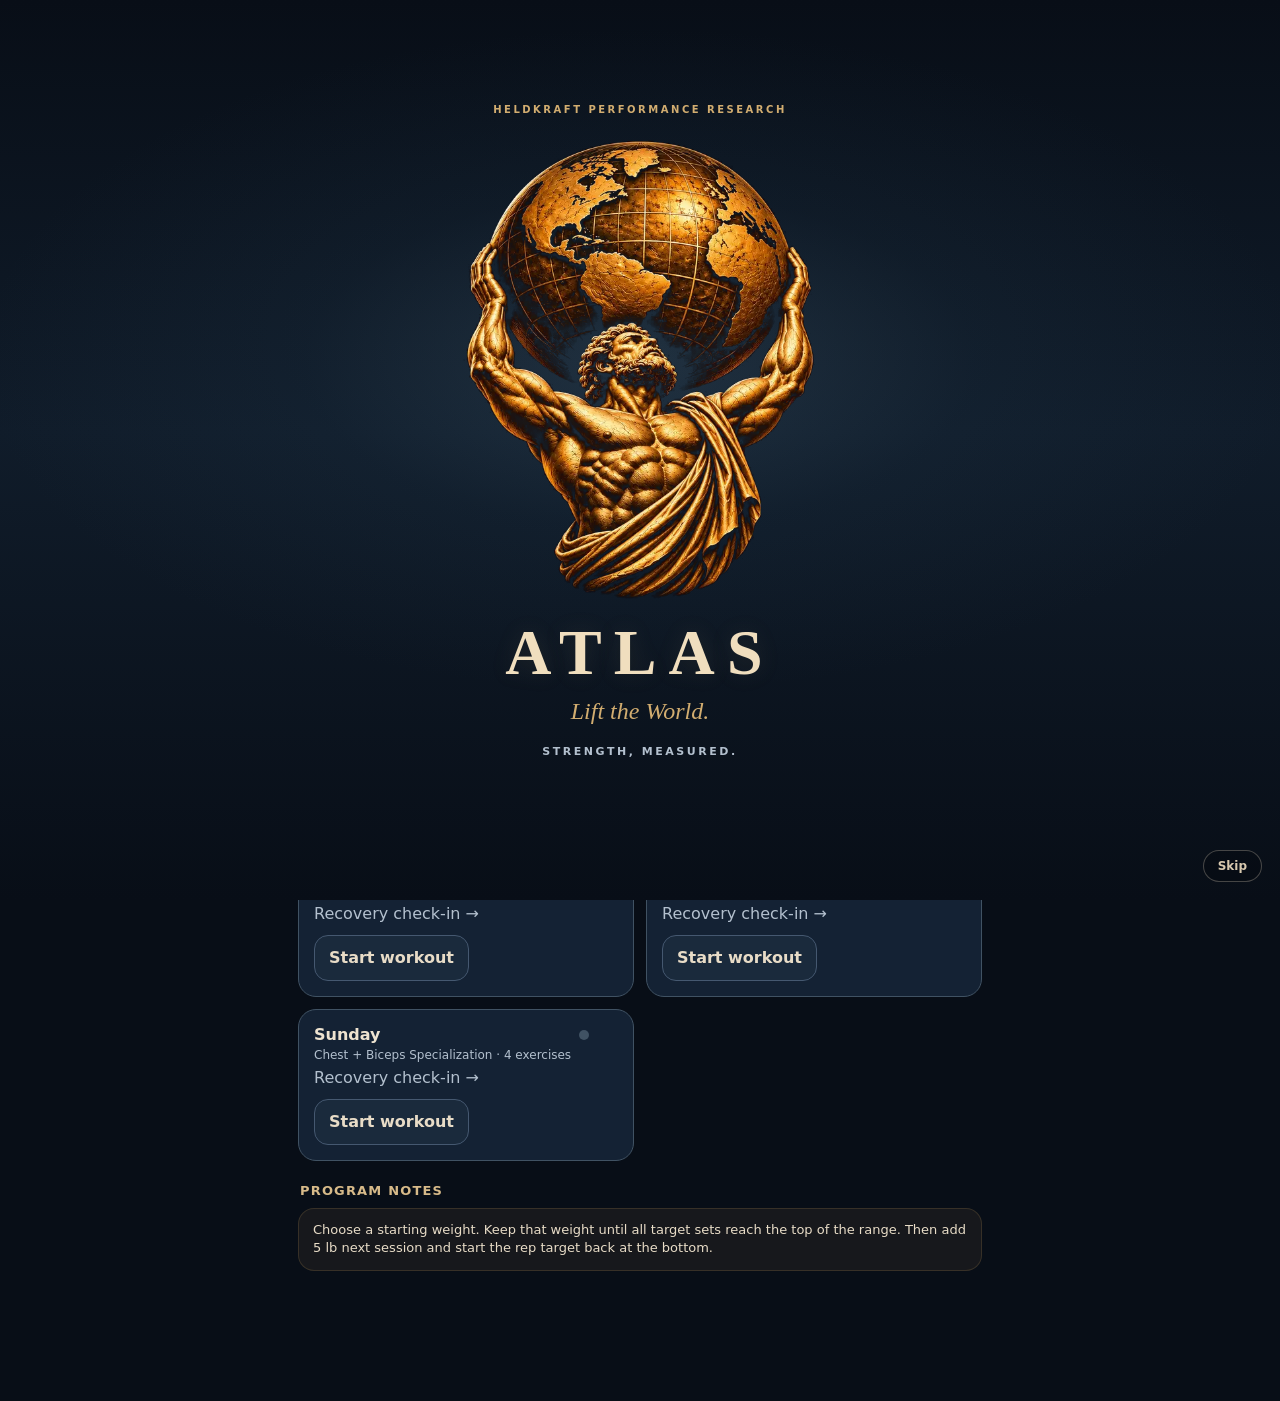
<file: index.html>
<!doctype html>
<html lang="en">
<head>
  <meta charset="utf-8">
  <meta name="viewport" content="width=device-width, initial-scale=1, viewport-fit=cover">
  <meta name="theme-color" content="#080E17">
  <meta name="apple-mobile-web-app-capable" content="yes">
  <meta name="apple-mobile-web-app-status-bar-style" content="black-translucent">
  <meta name="apple-mobile-web-app-title" content="Atlas">
  <link rel="manifest" href="manifest.json?v=identity4">
  <link rel="apple-touch-icon" sizes="180x180" href="icons/apple-touch-icon.png?v=icons4">
  <link rel="icon" type="image/png" sizes="192x192" href="icons/icon-192.png?v=icons4">
  <link rel="stylesheet" href="styles.css?v=header-icons1">
  <title>Atlas · Heldkraft Performance Research</title>
  <style id="heldkraft-launch-style">
  /* Heldkraft launch sequence — uses the approved local icon artwork, not a replacement image. */
  .hk-launch{position:fixed;inset:0;z-index:10000;min-height:100vh;min-height:100dvh;background:radial-gradient(ellipse 70% 44% at 50% 38%,rgba(197,154,89,.14),transparent 80%),#151B23;color:#E8DCC7;display:flex;align-items:center;justify-content:center;padding:calc(36px + env(safe-area-inset-top)) 18px calc(54px + env(safe-area-inset-bottom));text-align:center;isolation:isolate;opacity:1;visibility:visible;transition:opacity .45s ease,visibility .45s ease}
  .hk-launch--leaving{opacity:0;visibility:hidden;pointer-events:none}
  .hk-launch-inner{width:100%;max-width:560px;margin:auto;transform:translateY(-1vh)}
  .hk-launch-studio{font:800 10px/1.45 Inter,system-ui,sans-serif;letter-spacing:.25em;color:#D6AF74;margin-bottom:14px}
  .hk-launch-art{width:min(84vw,340px);height:min(67vw,260px);max-height:260px;overflow:hidden;margin:0 auto 8px;position:relative}
  .hk-launch-art img{display:block;width:100%;height:auto;mix-blend-mode:screen;filter:brightness(1.06) saturate(.94);clip-path:inset(0 0 38% 0);-webkit-mask-image:radial-gradient(ellipse 43% 38% at 50% 30%,#000 37%,rgba(0,0,0,.88) 60%,transparent 98%);mask-image:radial-gradient(ellipse 43% 38% at 50% 30%,#000 37%,rgba(0,0,0,.88) 60%,transparent 98%)}
  .hk-launch-title{font:700 clamp(43px, 11.5vw, 64px)/1.05 Georgia,'Times New Roman',serif;letter-spacing:.19em;margin:0 0 9px;color:#F0DCB7;text-shadow:0 0 27px rgba(210,157,83,.11)}
  .hk-launch-tagline{font:italic 24px/1.35 Georgia,'Times New Roman',serif;color:#E5B977;margin:0 0 17px}
  .hk-launch-subtitle{font:700 11px/1.5 Inter,system-ui,sans-serif;letter-spacing:.23em;text-transform:uppercase;color:#BFC4C4;margin:0}
  .hk-launch-skip{position:absolute;right:18px;bottom:calc(18px + env(safe-area-inset-bottom));border:1px solid rgba(232,220,199,.28);border-radius:24px;padding:8px 14px;font:600 12px Inter,system-ui,sans-serif;color:#D8C9AF;background:rgba(0,0,0,.14);cursor:pointer}
  .hk-launch-skip:focus-visible{outline:2px solid #E5B977;outline-offset:3px}
  @media(max-width:380px){.hk-launch-studio{font-size:8px;letter-spacing:.2em}.hk-launch-art{width:min(87vw,300px);height:min(68vw,242px)}.hk-launch-tagline{font-size:21px}.hk-launch-subtitle{font-size:10px}}
  @media(prefers-reduced-motion:reduce){.hk-launch{transition:none}}
  
  
  /* Borderless splash art revision: use the uploaded full-resolution Atlas / golden apple, not the framed Home Screen icon. */
  .hk-launch{background:#080E17}
  .hk-launch-inner{transform:translateY(-1vh)}
  .hk-launch-art{width:min(94vw,460px);height:min(56vh,475px);height:min(56dvh,475px);max-height:none;overflow:visible;margin:0 auto 12px}
  .hk-launch-art img{display:block;width:100%;height:100%;object-fit:contain;object-position:center center;clip-path:none;mix-blend-mode:normal;filter:none;-webkit-mask-image:none;mask-image:none}
  @media(max-height:700px){.hk-launch-art{height:min(49vh,365px);height:min(49dvh,365px)}.hk-launch-studio{margin-bottom:9px}}
  @media(max-height:600px){.hk-launch-art{height:min(42vh,310px);height:min(42dvh,310px)}}
  
  
  /* Coordinated launch treatment: retain approved borderless sculpture. */
  .hk-launch{background:radial-gradient(ellipse 58% 41% at 50% 37%,rgba(16,34,56,.35),transparent 87%),#000}
  .hk-launch-art img{mix-blend-mode:screen}
  .hk-launch-title{color:#F0DEBE}
  .hk-launch-studio,.hk-launch-tagline{color:#D2AD70}
  .hk-launch-subtitle{color:#B3C0CE}
  .hk-launch-skip:focus-visible{outline-color:#D2AD70}

  /* Cohesive launch refinement: match Atlas app surfaces, with a faint steel-blue light. */
  .hk-launch{
    background:
      radial-gradient(ellipse 67% 48% at 50% 40%,rgba(99,136,158,.21) 0%,rgba(42,71,93,.12) 39%,rgba(8,14,23,0) 77%),
      linear-gradient(180deg,#080E17 0%,#101C2A 48%,#080E17 100%);
    color:#EEE3D0;
  }
  .hk-launch-art img{mix-blend-mode:normal;filter:none}
  .hk-launch-title{color:#F0DEBE;text-shadow:0 0 24px rgba(210,173,112,.12)}
  .hk-launch-studio,.hk-launch-tagline{color:#D2AD70}
  .hk-launch-subtitle{color:#B3C0CE}

  </style>
  <link rel="preload" href="./icons/atlas-launch-cutout.png?v=alpha1" as="image" type="image/png">
</head>
<body>
  <section class="hk-launch hk-launch--atlas" id="hkLaunchSplash" role="status" aria-label="ATLAS launching">
    <div class="hk-launch-inner">
      <div class="hk-launch-studio">HELDKRAFT PERFORMANCE RESEARCH</div>
      <div class="hk-launch-art" aria-hidden="true"><img src="./icons/atlas-launch-cutout.png?v=alpha1" alt="" fetchpriority="high"></div>
      <h2 class="hk-launch-title">ATLAS</h2>
      <p class="hk-launch-tagline">Lift the World.</p>
      <p class="hk-launch-subtitle">Strength, Measured.</p>
    </div>
    <button class="hk-launch-skip" type="button" id="hkLaunchSkip" aria-label="Skip launch screen">Skip</button>
  </section>
  <script>
  (function(){
    'use strict';
    const splash=document.getElementById('hkLaunchSplash');
    const skip=document.getElementById('hkLaunchSkip');
    if(!splash)return;
    let dismissed=false;
    let timer;
    function dismiss(){
      if(dismissed)return;
      dismissed=true;
      splash.classList.add('hk-launch--leaving');
      const reduce=window.matchMedia&&window.matchMedia('(prefers-reduced-motion: reduce)').matches;
      window.setTimeout(function(){splash.remove();},reduce?0:490);
    }
    if(skip)skip.addEventListener('click',function(){window.clearTimeout(timer);dismiss();},{once:true});
    timer=window.setTimeout(dismiss,2250);
  })();
  </script>

  <header class="app-header">
    <div class="atlas-brand">
      <img class="header-emblem" src="./icons/atlas-launch-cutout.png" width="48" height="48" alt="">
      <div>
      <div class="eyebrow">HELDKRAFT PERFORMANCE RESEARCH</div>
      <h1>ATLAS <span class="header-program">/ Barbarian Bulk</span></h1>
      </div>
    </div>
    <button class="icon-btn" id="menuBtn" aria-label="Open menu">☰</button>
  </header>

  <main id="app" class="app-shell"></main>

  <nav class="bottom-nav atlas-four-tabs" aria-label="Main navigation">
    <button data-route="home" class="nav-btn active"><svg aria-hidden="true" viewBox="0 0 24 24"><path d="M6 7v10M3 9v6M18 7v10M21 9v6M6 12h12"/></svg><small>Workout</small></button>
    <button data-route="exercises" class="nav-btn"><svg aria-hidden="true" viewBox="0 0 24 24"><path d="M12 6c-3-2-6-2-9-1v13c3-1 6-1 9 1m0-13c3-2 6-2 9-1v13c-3-1-6-1-9 1m0-13v13"/></svg><small>Exercises</small></button>
    <button data-route="volume" class="nav-btn"><svg aria-hidden="true" viewBox="0 0 24 24"><path d="M5 19V12m5 7V6m5 13V9m5 10V3"/></svg><small>Volume</small></button>
    <button data-route="progress" class="nav-btn"><svg aria-hidden="true" viewBox="0 0 24 24"><path d="m3 17 6-6 4 3 8-9M15 5h6v6"/></svg><small>Progress</small></button>
  </nav>

  <dialog id="menuDialog" class="menu-dialog">
    <button class="menu-item" data-action="route-progress">📈 Progress</button>
    <button class="menu-item" data-action="route-plates">🧮 Plate Counter</button>
    <button class="menu-item" data-action="route-cardio">🏃 Cardio</button>
    <button class="menu-item" data-action="route-notes">📝 Notes</button>
    <button class="menu-item" data-action="route-library">⚔️ Program Library</button>
    <button class="menu-item" data-action="route-artwork">🖼️ Exercise Gallery</button>
    <button class="menu-item" data-action="route-program">🛠️ Program Editor</button>
    <button class="menu-item" data-action="route-settings">⚙️ Settings</button>
    <a class="menu-item atlas-external-menu" href="./hesperides/">🍏 Open Hesperides ↗</a>
    <button class="menu-item" data-action="export-macros">📂 Export legacy macros</button>
    <button class="menu-item" data-action="route-macros">🗄️ Legacy macro history</button>
    <hr class="menu-separator">
    <button class="menu-item" data-action="export">Export backup</button>
    <label class="menu-item file-item">Import backup<input id="importInput" type="file" accept="application/json" hidden></label>
    <button class="menu-item danger" data-action="reset">Reset all local data</button>
    <button class="menu-item" data-action="close">Close</button>
  </dialog>

  <dialog id="plateDialog" class="menu-dialog plate-dialog"></dialog>
  <dialog id="exerciseDetailDialog" class="menu-dialog atlas-detail-dialog"></dialog>
  <dialog id="noteDialog" class="menu-dialog note-dialog"></dialog>
  <div id="toast" class="toast" role="status" aria-live="polite"></div>
  <div id="restTimerDock" class="rest-dock" aria-live="polite"></div>

  <script src="nutrition.js?v=37.1"></script>
  <script src="cardio.js?v=37.1"></script>
  <script src="rest-timer.js?v=37.1"></script>
  <script src="warmup.js?v=37.1"></script>
  <script src="weight-sync.js?v=37.1"></script>
  <script src="volume.js?v=37.1"></script>
  <script src="plate-counter.js?v=37.1"></script>
  <script src="exercise-library.js?v=37.1"></script>
  <script src="atlas-programs.js?v=37.1"></script>
  <script src="atlas-recovery.js?v=37.1"></script>
  <script src="atlas-art-v36.js?v=37.1"></script>
  <script src="app.js?v=37.1" defer></script>
</body>
</html>
</file>
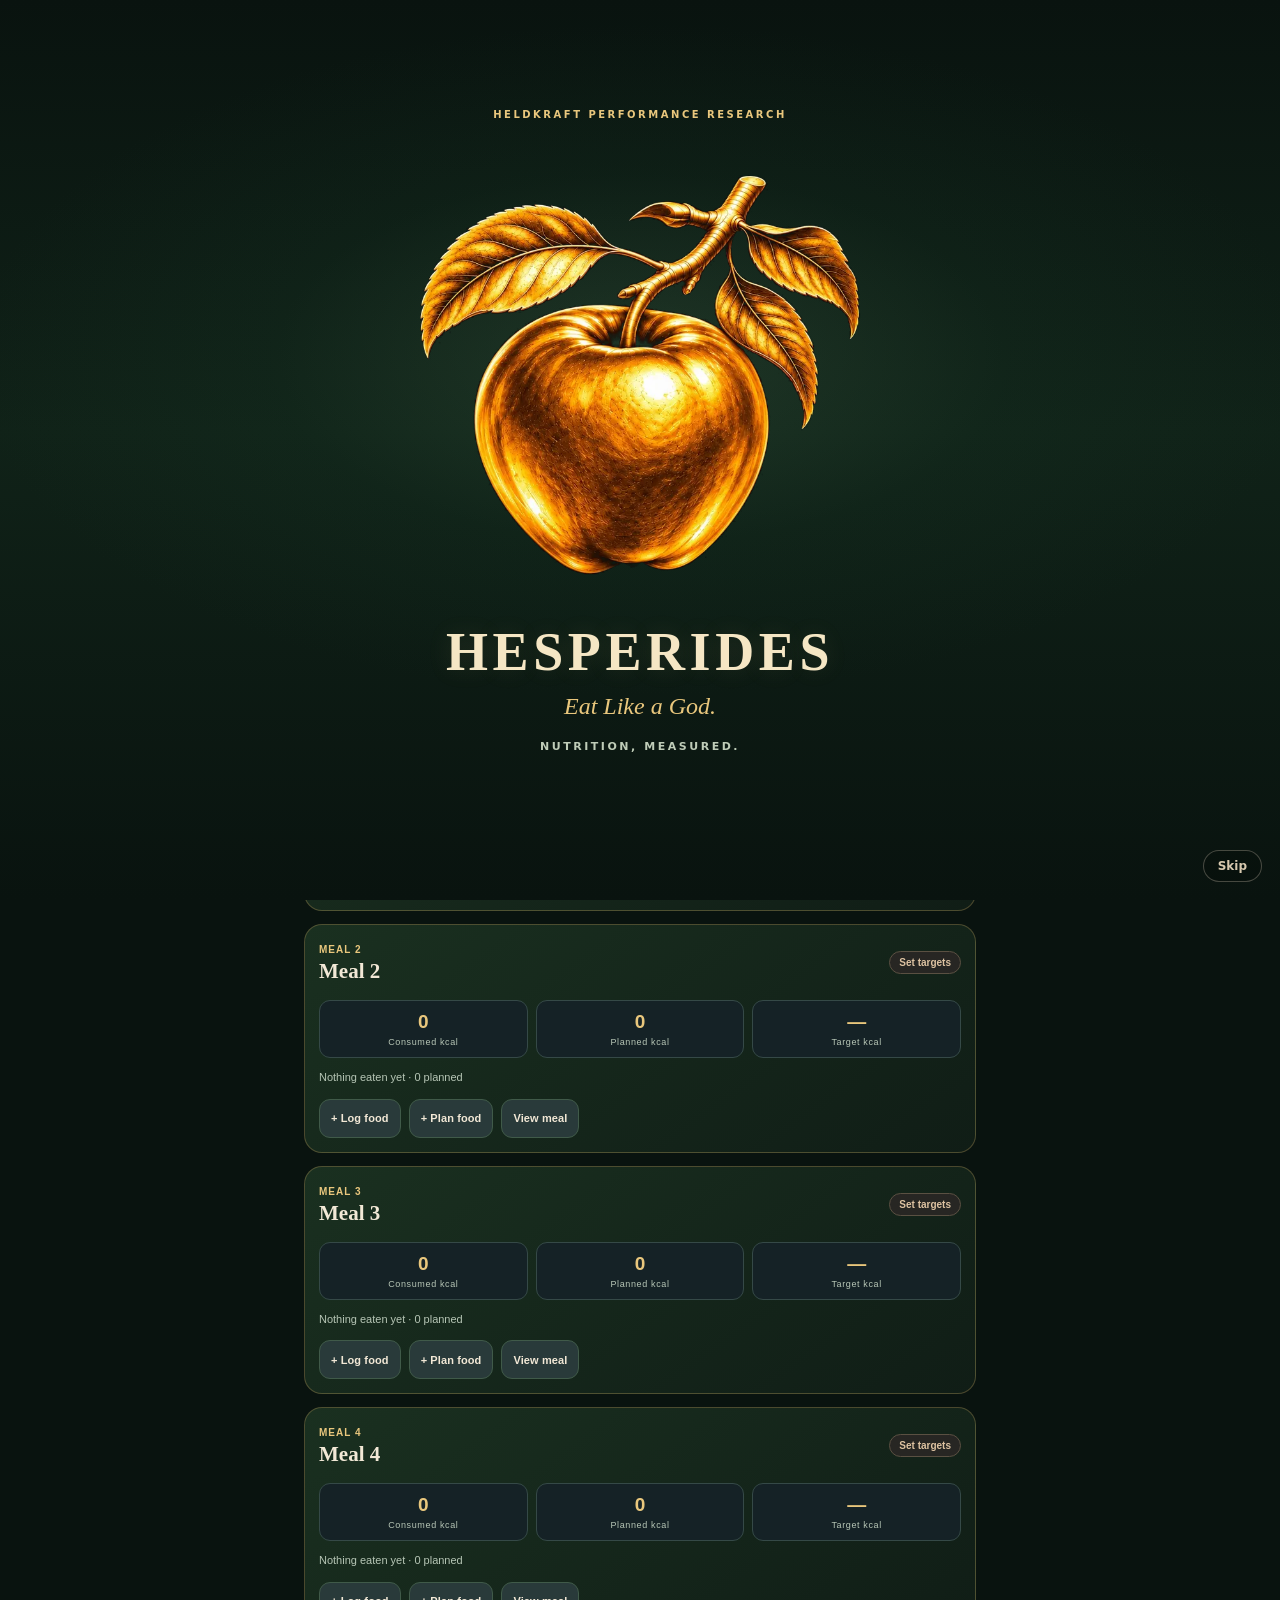
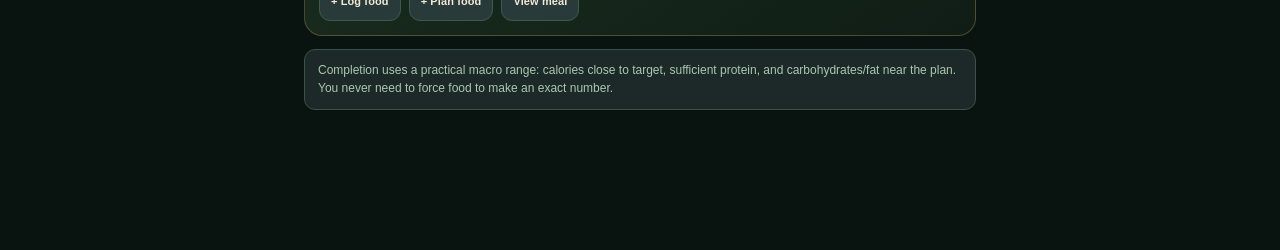
<file: hesperides/index.html>
<!doctype html>
<html lang="en">
<head>
  <meta charset="utf-8">
  <meta name="viewport" content="width=device-width, initial-scale=1, viewport-fit=cover">
  <meta name="theme-color" content="#09130F">
  <meta name="apple-mobile-web-app-capable" content="yes">
  <meta name="apple-mobile-web-app-status-bar-style" content="black-translucent">
  <meta name="apple-mobile-web-app-title" content="Hesperides">
  <meta name="description" content="Hesperides — Eat Like a God. Search foods directly in meals; plan, portion and log nutrition.">
  <link rel="manifest" href="./manifest.webmanifest?v=identity4">
  <link rel="icon" type="image/png" sizes="192x192" href="./icons/icon-192.png?v=icons4">
  <link rel="apple-touch-icon" sizes="180x180" href="./icons/apple-touch-icon.png?v=icons4">
  <link rel="stylesheet" href="./styles.css?v=header-icons1">
  <title>Hesperides · Eat Like a God.</title>
  <style id="heldkraft-launch-style">
  /* Heldkraft launch sequence — uses the approved local icon artwork, not a replacement image. */
  .hk-launch{position:fixed;inset:0;z-index:10000;min-height:100vh;min-height:100dvh;background:radial-gradient(ellipse 70% 44% at 50% 38%,rgba(197,154,89,.14),transparent 80%),#141E21;color:#E8DCC7;display:flex;align-items:center;justify-content:center;padding:calc(36px + env(safe-area-inset-top)) 18px calc(54px + env(safe-area-inset-bottom));text-align:center;isolation:isolate;opacity:1;visibility:visible;transition:opacity .45s ease,visibility .45s ease}
  .hk-launch--leaving{opacity:0;visibility:hidden;pointer-events:none}
  .hk-launch-inner{width:100%;max-width:560px;margin:auto;transform:translateY(-1vh)}
  .hk-launch-studio{font:800 10px/1.45 Inter,system-ui,sans-serif;letter-spacing:.25em;color:#D6AF74;margin-bottom:14px}
  .hk-launch-art{width:min(84vw,340px);height:min(67vw,260px);max-height:260px;overflow:hidden;margin:0 auto 8px;position:relative}
  .hk-launch-art img{display:block;width:100%;height:auto;mix-blend-mode:screen;filter:brightness(1.06) saturate(.94);clip-path:inset(0 0 38% 0);-webkit-mask-image:radial-gradient(ellipse 43% 38% at 50% 30%,#000 37%,rgba(0,0,0,.88) 60%,transparent 98%);mask-image:radial-gradient(ellipse 43% 38% at 50% 30%,#000 37%,rgba(0,0,0,.88) 60%,transparent 98%)}
  .hk-launch-title{font:700 clamp(31px, 8.7vw, 54px)/1.05 Georgia,'Times New Roman',serif;letter-spacing:.085em;margin:0 0 9px;color:#F0DCB7;text-shadow:0 0 27px rgba(210,157,83,.11)}
  .hk-launch-tagline{font:italic 24px/1.35 Georgia,'Times New Roman',serif;color:#E5B977;margin:0 0 17px}
  .hk-launch-subtitle{font:700 11px/1.5 Inter,system-ui,sans-serif;letter-spacing:.23em;text-transform:uppercase;color:#BFC4C4;margin:0}
  .hk-launch-skip{position:absolute;right:18px;bottom:calc(18px + env(safe-area-inset-bottom));border:1px solid rgba(232,220,199,.28);border-radius:24px;padding:8px 14px;font:600 12px Inter,system-ui,sans-serif;color:#D8C9AF;background:rgba(0,0,0,.14);cursor:pointer}
  .hk-launch-skip:focus-visible{outline:2px solid #E5B977;outline-offset:3px}
  @media(max-width:380px){.hk-launch-studio{font-size:8px;letter-spacing:.2em}.hk-launch-art{width:min(87vw,300px);height:min(68vw,242px)}.hk-launch-tagline{font-size:21px}.hk-launch-subtitle{font-size:10px}}
  @media(prefers-reduced-motion:reduce){.hk-launch{transition:none}}
  
  
  /* Borderless splash art revision: use the uploaded full-resolution Atlas / golden apple, not the framed Home Screen icon. */
  .hk-launch{background:#09130F}
  .hk-launch-inner{transform:translateY(-1vh)}
  .hk-launch-art{width:min(94vw,460px);height:min(56vh,475px);height:min(56dvh,475px);max-height:none;overflow:visible;margin:0 auto 12px}
  .hk-launch-art img{display:block;width:100%;height:100%;object-fit:contain;object-position:center center;clip-path:none;mix-blend-mode:normal;filter:none;-webkit-mask-image:none;mask-image:none}
  @media(max-height:700px){.hk-launch-art{height:min(49vh,365px);height:min(49dvh,365px)}.hk-launch-studio{margin-bottom:9px}}
  @media(max-height:600px){.hk-launch-art{height:min(42vh,310px);height:min(42dvh,310px)}}
  
  
  /* Coordinated launch treatment: retain approved borderless golden apple. */
  .hk-launch{background:radial-gradient(ellipse 58% 41% at 50% 37%,rgba(17,51,28,.35),transparent 87%),#000}
  .hk-launch-art img{mix-blend-mode:screen}
  .hk-launch-title{color:#F5E6C4}
  .hk-launch-studio,.hk-launch-tagline{color:#E9C77D}
  .hk-launch-subtitle{color:#BFCCB8}
  .hk-launch-skip:focus-visible{outline-color:#E9C77D}

  /* Cohesive launch refinement: match Hesperides app surfaces, with a faint garden-green light. */
  .hk-launch{
    background:
      radial-gradient(ellipse 67% 48% at 50% 40%,rgba(85,126,90,.24) 0%,rgba(29,68,45,.13) 43%,rgba(9,19,15,0) 78%),
      linear-gradient(180deg,#09130F 0%,#102218 48%,#09130F 100%);
    color:#F2E8D6;
  }
  .hk-launch-art img{mix-blend-mode:normal;filter:none}
  .hk-launch-title{color:#F5E6C4;text-shadow:0 0 24px rgba(233,199,125,.12)}
  .hk-launch-studio,.hk-launch-tagline{color:#E9C77D}
  .hk-launch-subtitle{color:#BFCCB8}

  </style>
  <link rel="preload" href="./icons/hesperides-launch-cutout.png?v=alpha1" as="image" type="image/png">
</head>
<body>
  <section class="hk-launch hk-launch--hesperides" id="hkLaunchSplash" role="status" aria-label="HESPERIDES launching">
    <div class="hk-launch-inner">
      <div class="hk-launch-studio">HELDKRAFT PERFORMANCE RESEARCH</div>
      <div class="hk-launch-art" aria-hidden="true"><img src="./icons/hesperides-launch-cutout.png?v=alpha1" alt="" fetchpriority="high"></div>
      <h2 class="hk-launch-title">HESPERIDES</h2>
      <p class="hk-launch-tagline">Eat Like a God.</p>
      <p class="hk-launch-subtitle">Nutrition, Measured.</p>
    </div>
    <button class="hk-launch-skip" type="button" id="hkLaunchSkip" aria-label="Skip launch screen">Skip</button>
  </section>
  <script>
  (function(){
    'use strict';
    const splash=document.getElementById('hkLaunchSplash');
    const skip=document.getElementById('hkLaunchSkip');
    if(!splash)return;
    let dismissed=false;
    let timer;
    function dismiss(){
      if(dismissed)return;
      dismissed=true;
      splash.classList.add('hk-launch--leaving');
      const reduce=window.matchMedia&&window.matchMedia('(prefers-reduced-motion: reduce)').matches;
      window.setTimeout(function(){splash.remove();},reduce?0:490);
    }
    if(skip)skip.addEventListener('click',function(){window.clearTimeout(timer);dismiss();},{once:true});
    timer=window.setTimeout(dismiss,2250);
  })();
  </script>

  <header class="app-header">
    <a class="brand" href="./" aria-label="Hesperides home">
      <img class="header-emblem" src="./icons/hesperides-launch-cutout.png" width="48" height="48" alt="">
      <span><small>HELDKRAFT PERFORMANCE RESEARCH</small><strong>HESPERIDES</strong><em>EAT LIKE A GOD.</em></span>
    </a>
    <button id="menuBtn" class="icon-btn" aria-label="Open app menu">☰</button>
  </header>
  <main id="app" class="app-shell"></main>
  <nav class="bottom-nav" aria-label="Nutrition navigation">
    <button type="button" data-tab="today" class="nav-btn active" aria-current="page"><svg aria-hidden="true" viewBox="0 0 24 24"><circle cx="12" cy="12" r="9"/><path d="m8 12 3 3 5-6"/></svg><small>Today</small></button>
    <button type="button" data-tab="planner" class="nav-btn"><svg aria-hidden="true" viewBox="0 0 24 24"><path d="M4 5h16v15H4zM4 10h16M8 3v4M16 3v4M8 14h3m2 0h3M8 17h3"/></svg><small>Plan</small></button>
    <button type="button" data-tab="foods" class="nav-btn"><svg aria-hidden="true" viewBox="0 0 24 24"><path d="M12 20c-5 0-8-4-8-9 0-4 4-6 8-3 4-3 8-1 8 3 0 5-3 9-8 9ZM12 8c0-3 1-5 3-6M12 7c-2-3-4-3-6-3"/></svg><small>Foods</small></button>
    <button type="button" data-tab="goals" class="nav-btn"><svg aria-hidden="true" viewBox="0 0 24 24"><circle cx="12" cy="12" r="9"/><circle cx="12" cy="12" r="5"/><circle cx="12" cy="12" r="1"/></svg><small>Goals</small></button>
  </nav>
  <dialog id="menuDialog" class="app-dialog">
    <div class="menu-panel">
      <h3>HESPERIDES</h3>
      <button type="button" data-menu-view="history">📈 History & ATLAS import</button>
      <button type="button" data-menu-view="goals">🎯 Nutrition goals</button>
      <button type="button" data-menu-view="foods">🍎 Your food library</button>
      <a href="../?v=37">🏋️ Open ATLAS ↗</a>
      <button type="button" data-menu-close>Close</button>
    </div>
  </dialog>
  <dialog id="modal" class="app-dialog"></dialog>
  <input id="fileInput" type="file" accept=".json,application/json" hidden>
  <div id="toast" class="toast" role="status" aria-live="polite"></div>
  <script src="./core.js?v=1.2"></script>
  <script src="./portions.js?v=1.2"></script>
  <script src="./state.js?v=1.2"></script>
  <script src="./ui.js?v=1.2"></script>
  <script src="./picker-ui.js?v=1.2"></script>
  <script src="./food-db.js?v=1.2"></script>
  <script src="./app.js?v=1.2" defer></script>
</body>
</html>
</file>
<file: styles.css>
:root{
  --bg:#151B23;--panel:#202A35;--panel2:#26323E;--text:#E8DCC7;--muted:#AEB9C3;--line:#56616D;
  --accent:#C59A59;--good:#46d18b;--warn:#ffcb57;--danger:#ff6b6b;--radius:18px;
  font-family:Inter,ui-sans-serif,system-ui,-apple-system,BlinkMacSystemFont,"Segoe UI",sans-serif;
}
*{box-sizing:border-box}html,body{margin:0;background:var(--bg);color:var(--text);min-height:100%;-webkit-tap-highlight-color:transparent}body{padding-bottom:calc(112px + env(safe-area-inset-bottom))}
button,input,select{font:inherit}button{color:inherit}button:focus-visible,input:focus-visible,select:focus-visible{outline:3px solid rgba(197,154,89,.45);outline-offset:2px}
.app-header{position:sticky;top:0;z-index:20;display:flex;justify-content:space-between;align-items:center;padding:calc(16px + env(safe-area-inset-top)) 18px 12px;background:rgba(11,15,20,.95);backdrop-filter:blur(16px);border-bottom:1px solid var(--line)}
.eyebrow{font-size:10px;font-weight:800;letter-spacing:.12em;color:var(--accent)}h1{font-size:24px;line-height:1.1;margin:3px 0 0}.icon-btn{width:44px;height:44px;border:1px solid var(--line);background:var(--panel);border-radius:14px;font-size:22px}
.app-shell{max-width:720px;margin:0 auto;padding:18px}.section-title{font-size:13px;text-transform:uppercase;letter-spacing:.08em;color:var(--muted);margin:22px 2px 10px;font-weight:800}
.hero{background:linear-gradient(135deg,#27313B,#202A35);border:1px solid var(--line);border-radius:24px;padding:18px;margin-bottom:16px}.hero h2{margin:0 0 6px;font-size:22px}.hero p{margin:0;color:var(--muted);font-size:14px}
.select-row{display:grid;grid-template-columns:1fr 1fr;gap:10px;margin-top:14px}.field-label{font-size:11px;color:var(--muted);display:block;margin:0 0 6px;font-weight:700;text-transform:uppercase}.select,.input{width:100%;height:46px;background:#171F29;border:1px solid var(--line);border-radius:12px;color:var(--text);padding:0 12px}
.day-grid{display:grid;grid-template-columns:1fr 1fr;gap:12px}.day-card{background:var(--panel);border:1px solid var(--line);border-radius:18px;padding:15px;min-height:132px;display:flex;flex-direction:column;justify-content:space-between}.day-top{display:flex;justify-content:space-between;gap:8px}.day-name{font-weight:800}.focus{font-size:12px;color:var(--muted);margin-top:4px}.done-dot{width:10px;height:10px;border-radius:50%;background:var(--line);margin-top:5px}.done-dot.done{background:var(--good);box-shadow:0 0 0 5px rgba(70,209,139,.12)}
.primary,.secondary,.danger-btn{border:0;border-radius:14px;min-height:46px;padding:0 14px;font-weight:800;cursor:pointer}.primary{background:var(--accent);color:#151515}.secondary{background:var(--panel2);border:1px solid var(--line)}.danger-btn{background:rgba(255,107,107,.12);color:var(--danger);border:1px solid rgba(255,107,107,.25)}
.action-row{display:flex;gap:10px;flex-wrap:wrap}.action-row>*{flex:1;min-width:140px}
.progress-bar{height:7px;background:#303B48;border-radius:20px;overflow:hidden}.progress-fill{height:100%;background:var(--accent);border-radius:20px;transition:width .2s}
.workout-head{display:flex;justify-content:space-between;align-items:flex-start;gap:10px;margin-bottom:14px}.back{border:1px solid var(--line);background:var(--panel);border-radius:12px;padding:10px 12px}.workout-head h2{margin:0;font-size:22px}.workout-head p{margin:5px 0 0;color:var(--muted);font-size:13px}
.exercise{background:var(--panel);border:1px solid var(--line);border-radius:20px;margin:12px 0;padding:15px}.exercise-head{display:flex;justify-content:space-between;gap:12px;align-items:flex-start}.exercise-name{font-weight:850;font-size:17px}.range{color:var(--muted);font-size:12px;margin-top:3px}.add-badge{font-size:10px;font-weight:900;color:#111;background:var(--accent);padding:6px 8px;border-radius:999px;white-space:nowrap}.keep-badge{font-size:10px;font-weight:900;color:var(--muted);border:1px solid var(--line);padding:5px 7px;border-radius:999px;white-space:nowrap}
.set-table{display:grid;grid-template-columns:38px 1fr 1fr 38px 32px;gap:8px;margin-top:13px;align-items:center}.set-table.header{color:var(--muted);font-size:11px;text-transform:uppercase;font-weight:800}.set-num{color:var(--muted);font-weight:800;text-align:center}.mini-input{height:42px;border-radius:11px;background:#171F29;border:1px solid var(--line);color:var(--text);padding:0 9px;width:100%;text-align:center}.set-status{font-size:16px;text-align:center}.set-status.good{color:var(--good)}.set-status.bad{color:var(--muted)}
.metrics{display:grid;grid-template-columns:repeat(3,1fr);gap:8px;margin-top:14px}.metric{background:#171F29;border:1px solid var(--line);border-radius:13px;padding:10px}.metric .label{font-size:10px;color:var(--muted);text-transform:uppercase;font-weight:800}.metric .value{font-size:18px;font-weight:900;margin-top:2px}
.progress-list{display:grid;gap:10px}.progress-item{background:var(--panel);border:1px solid var(--line);border-radius:16px;padding:14px}.progress-item .top{display:flex;justify-content:space-between;gap:10px}.progress-item .exercise-name{font-size:15px}.mini-grid{display:grid;grid-template-columns:repeat(6,1fr);gap:5px;margin-top:10px}.week-chip{background:#171F29;border:1px solid var(--line);border-radius:9px;padding:8px 2px;text-align:center}.week-chip .w{font-size:9px;color:var(--muted)}.week-chip .v{font-size:11px;font-weight:800;margin-top:2px}.week-chip.active{border-color:rgba(197,154,89,.6)}
.info{background:rgba(197,154,89,.08);border:1px solid rgba(197,154,89,.18);border-radius:16px;padding:12px 14px;color:#E8DCC7;font-size:13px;line-height:1.45}.muted{color:var(--muted)}.empty{padding:30px 0;text-align:center;color:var(--muted)}
.bottom-nav{position:fixed;left:0;right:0;bottom:0;z-index:30;background:rgba(14,19,26,.97);backdrop-filter:blur(16px);border-top:1px solid var(--line);display:grid;grid-template-columns:repeat(5,minmax(0,1fr));padding:8px max(8px,env(safe-area-inset-left)) calc(8px + env(safe-area-inset-bottom))}.nav-btn{border:0;background:none;padding:7px 4px;border-radius:12px;display:flex;flex-direction:column;align-items:center;gap:3px;color:var(--muted)}.nav-btn.active{color:var(--accent);background:rgba(197,154,89,.06)}.nav-btn span{font-size:19px}.nav-btn small{font-size:10px;font-weight:800}
.menu-dialog{border:1px solid var(--line);border-radius:20px;background:var(--panel);color:var(--text);padding:8px;min-width:min(92vw,360px);box-shadow:0 25px 80px rgba(0,0,0,.45)}.menu-dialog::backdrop{background:rgba(0,0,0,.6)}.menu-item{display:block;width:100%;border:0;background:none;text-align:left;padding:14px 13px;border-radius:13px}.menu-item:hover{background:var(--panel2)}.menu-item.danger{color:var(--danger)}.menu-separator{border:0;border-top:1px solid var(--line);margin:6px 8px}
.toast{position:fixed;left:50%;bottom:92px;transform:translate(-50%,20px);opacity:0;pointer-events:none;z-index:50;background:#f6f6f6;color:#111;padding:11px 15px;border-radius:999px;font-size:13px;font-weight:800;transition:.2s}.toast.show{opacity:1;transform:translate(-50%,0)}
@media (max-width:460px){.day-grid{grid-template-columns:1fr}.select-row{grid-template-columns:1fr 1fr}.app-shell{padding:15px}.metrics{grid-template-columns:1fr 1fr 1fr}.mini-grid{grid-template-columns:repeat(6,1fr)}}

.macro-grid{display:grid;grid-template-columns:repeat(3,1fr);gap:10px}.macro-card{background:var(--panel);border:1px solid var(--line);border-radius:18px;padding:14px}.macro-big{font-size:28px;font-weight:900}.macro-table{width:100%;border-collapse:collapse}.macro-table th,.macro-table td{padding:9px 5px;border-bottom:1px solid var(--line);text-align:right}.macro-table th:first-child,.macro-table td:first-child{text-align:left}.recommend{margin-top:14px;border-radius:16px;padding:14px;background:rgba(197,154,89,.08);border:1px solid rgba(197,154,89,.18)}.history-row{display:grid;grid-template-columns:1.2fr repeat(4,.8fr);gap:5px;font-size:12px;padding:8px 0;border-bottom:1px solid var(--line)}@media(max-width:460px){.macro-grid{grid-template-columns:1fr 1fr}.history-row{grid-template-columns:1.3fr repeat(4,.7fr);font-size:10px}}

.volume-card{background:var(--panel);border:1px solid var(--line);border-radius:16px;padding:14px;margin-bottom:10px}.volume-row{display:grid;grid-template-columns:1.25fr .75fr .75fr .7fr;gap:8px;align-items:center}.volume-head{font-size:10px;color:var(--muted);font-weight:800;text-transform:uppercase}.volume-number{font-weight:900;text-align:center}.volume-status{font-size:11px;font-weight:900;text-align:center;padding:5px 7px;border-radius:999px}.volume-status.MV{background:rgba(148,163,184,.15)}.volume-status.MEV{background:rgba(56,189,248,.15)}.volume-status.MAV{background:rgba(34,197,94,.15)}.volume-status.MRV{background:rgba(239,68,68,.18)}

.superset-badge{display:inline-block;margin-left:8px;padding:2px 7px;border:1px solid var(--accent);border-radius:999px;color:var(--accent);font-size:10px;font-weight:800;letter-spacing:.06em;vertical-align:middle}
.rest-controls{display:flex;justify-content:space-between;align-items:center;gap:10px;margin-top:14px;padding:11px 12px;background:#171F29;border:1px solid var(--line);border-radius:14px}.rest-label{font-size:12px;font-weight:900;text-transform:uppercase;letter-spacing:.06em}.rest-note{font-size:10px;color:var(--muted);margin-top:3px}.rest-start{min-height:42px;flex:0 0 auto}.rest-dock{position:fixed;left:12px;right:12px;bottom:calc(88px + env(safe-area-inset-bottom));z-index:40;background:rgba(18,24,33,.98);border:1px solid rgba(197,154,89,.35);border-radius:20px;padding:12px;box-shadow:0 18px 50px rgba(0,0,0,.45);transform:translateY(20px);opacity:0;pointer-events:none;transition:.18s}.rest-dock.show{transform:translateY(0);opacity:1;pointer-events:auto}.rest-dock-head{display:flex;justify-content:space-between;align-items:center;gap:10px}.rest-dock-title{font-size:10px;letter-spacing:.1em;color:var(--accent);font-weight:900}.rest-dock-time{font-size:32px;font-weight:950;line-height:1;margin-top:4px}.rest-dock-actions{display:grid;grid-template-columns:1fr 1fr 1fr;gap:8px;margin-top:10px}.rest-dock-actions .secondary{min-height:42px}.rest-dock .icon-btn{width:42px;height:42px}@media(max-width:460px){.rest-controls{align-items:stretch;flex-direction:column}.rest-start{width:100%}.rest-dock{left:8px;right:8px}}

.warmup-block{margin-top:14px;padding:11px 12px;background:rgba(197,154,89,.055);border:1px solid rgba(197,154,89,.16);border-radius:14px}.warmup-title{font-size:11px;font-weight:900;text-transform:uppercase;letter-spacing:.07em;color:var(--accent);margin-bottom:4px}.warmup-row{display:flex;justify-content:space-between;align-items:center;gap:10px;padding:9px 0;border-top:1px solid rgba(255,255,255,.06)}.warmup-row:first-of-type{border-top:0}.warmup-row b{display:block;font-size:14px}.warmup-row span{display:block;color:var(--muted);font-size:10px;margin-top:2px}.warmup-rest{min-height:38px;padding:0 10px;font-size:11px;white-space:nowrap}.warmup-foot,.warmup-empty{font-size:10px;color:var(--muted);line-height:1.4;margin-top:5px}@media(max-width:460px){.warmup-row{align-items:stretch;flex-direction:column}.warmup-rest{width:100%}}

/* v18 rep-range placeholders + plate counter */
.set-reps::placeholder{color:#7f8a98;opacity:.85;font-weight:800}.plate-quick{border:1px solid rgba(197,154,89,.3);background:rgba(197,154,89,.07);color:var(--accent);border-radius:11px;padding:7px 9px;font-size:11px;font-weight:900;white-space:nowrap}.bottom-nav{grid-template-columns:repeat(5,minmax(0,1fr));white-space:nowrap}.bottom-nav .nav-btn small{font-size:10px}.plate-controls{display:grid;gap:10px}.bar-presets{display:flex;gap:7px;flex-wrap:wrap}.bar-presets button{border:1px solid var(--line);background:#171F29;color:var(--text);border-radius:11px;min-height:40px;padding:0 10px;font-weight:800}.bar-presets button.active{border-color:var(--accent);color:var(--accent);background:rgba(197,154,89,.08)}.hidden{display:none!important}.plate-target-row{display:grid;grid-template-columns:70px 1fr 70px;gap:8px}.plate-target-input{text-align:center;font-size:20px;font-weight:900}.plate-slider{width:100%;accent-color:var(--accent)}.plate-result{margin-top:4px}.plate-total{font-size:38px;font-weight:950;text-align:center;margin:8px 0 14px}.plate-total span{font-size:12px;color:var(--muted);font-weight:800}.plate-side-title{text-align:center;text-transform:uppercase;font-size:10px;color:var(--muted);font-weight:900;letter-spacing:.08em}.plate-stack{display:flex;gap:8px;flex-wrap:wrap;justify-content:center;margin:10px 0}.plate-chip{min-width:105px;background:#171F29;border:1px solid var(--line);border-radius:14px;padding:11px;text-align:center}.plate-chip b{display:block;font-size:16px}.plate-chip span{font-size:10px;color:var(--muted)}.plate-math{text-align:center;font-size:11px}.plate-dialog{width:min(92vw,520px);padding:16px}.plate-dialog-head{display:flex;justify-content:space-between;align-items:center;margin-bottom:12px}.plate-dialog-head h3{margin:0;font-size:20px}@media(max-width:460px){.plate-quick{padding:6px 7px}.bottom-nav .nav-btn{padding:6px 1px}.bottom-nav .nav-btn span{font-size:17px}.bottom-nav .nav-btn small{font-size:8px}.plate-target-row{grid-template-columns:60px 1fr 60px}}
.program-editor-list{display:grid;gap:12px}.program-slot{display:block}.editor-grid{display:grid;grid-template-columns:repeat(3,1fr);gap:10px;margin-top:10px}@media(max-width:520px){.editor-grid{grid-template-columns:1fr 1fr 1fr}.program-slot .select{margin-top:6px}}

/* v20 workout / exercise / set notes */
.note-btn{border:1px solid var(--line);background:var(--panel2);color:var(--text);border-radius:12px;min-height:42px;padding:0 11px;font-size:11px;font-weight:850;white-space:nowrap}.note-btn.has-note{border-color:rgba(197,154,89,.55);color:var(--accent);background:rgba(197,154,89,.08)}.note-btn.compact{width:38px;min-height:38px;padding:0;font-size:15px}.note-dialog{width:min(92vw,520px);padding:16px}.note-dialog-head{display:flex;justify-content:space-between;align-items:flex-start;gap:12px}.note-dialog-head h3{margin:0;font-size:19px}.note-textarea{width:100%;min-height:150px;resize:vertical;margin-top:14px;border:1px solid var(--line);border-radius:14px;background:#171F29;color:var(--text);padding:12px;font:inherit;line-height:1.45}.note-textarea:focus{outline:3px solid rgba(197,154,89,.35);outline-offset:2px}@media(max-width:460px){.set-table{grid-template-columns:32px 1fr 1fr 36px 24px;gap:6px}.note-btn.compact{width:36px}.workout-head>.note-btn{margin-top:0}}
/* v21 searchable/filterable notes */
.notes-search{margin-top:14px}.notes-search .input{width:100%}.notes-filters{display:grid;grid-template-columns:repeat(4,1fr);gap:10px;margin-top:12px}.notes-result-summary{margin-top:12px;font-size:12px;color:var(--muted)}.notes-list{display:grid;gap:10px}.note-result{background:var(--panel);border:1px solid var(--line);border-radius:16px;padding:14px}.note-result-top{display:flex;justify-content:space-between;gap:12px;align-items:flex-start}.note-result h3{margin:5px 0 0;font-size:16px}.note-type{font-size:9px;text-transform:uppercase;letter-spacing:.08em;color:var(--accent);font-weight:900}.note-meta{font-size:10px;color:var(--muted);white-space:nowrap}.note-result p{margin:12px 0;color:var(--text);white-space:pre-wrap;line-height:1.45}.note-result .secondary{min-height:38px}@media(max-width:760px){.notes-filters{grid-template-columns:1fr 1fr}}@media(max-width:460px){.notes-filters{grid-template-columns:1fr}.note-result-top{flex-direction:column;gap:4px}}

/* v24: visually distinct exercise cards and compact, collapsed warm-up */
.exercise{background:#202A35;border:1px solid #56616D;border-radius:19px;margin:20px 0;padding:16px;box-shadow:0 6px 18px rgba(0,0,0,.16);border-left:4px solid #78828D}
.exercise.exercise-active{border-left-color:#65a8f5;background:#273746}
.exercise.exercise-complete{border-left-color:var(--good)}
.exercise-index{font-size:10px;font-weight:850;letter-spacing:.09em;color:#D2C4AE;margin-bottom:5px}
.exercise-head{padding-bottom:12px;border-bottom:1px solid #56616D;flex-wrap:wrap}
.exercise-name{font-size:18px;line-height:1.25}
.exercise .set-table.header{margin-top:15px}
.warmup-disclosure{margin-top:12px;background:#19232E;border:1px solid #56616D;border-radius:12px;overflow:hidden}
.warmup-disclosure summary{padding:12px 13px;cursor:pointer;color:#E8DCC7;font-size:12px;font-weight:850;list-style-position:inside}
.warmup-disclosure summary span{font-weight:500;color:#C2B6A4}
.warmup-disclosure[open] summary{border-bottom:1px solid #56616D}
.warmup-disclosure .warmup-block{margin:8px;border-color:#56616D}
.editor-slot-head{display:flex;align-items:center;justify-content:space-between;gap:8px}
.editor-move-controls{display:flex;gap:7px}
.editor-move-controls button{min-width:43px;min-height:42px;font-size:19px}
.editor-move-controls button:disabled{opacity:.3}

/* v25 Heldkraft Atlas heritage palette */
.app-header{background:rgba(21,27,35,.97)}
.bottom-nav{background:rgba(21,27,35,.98)}
.hero{background:linear-gradient(135deg,#26323E,#202A35)}
.primary,.add-badge{color:#151B23}
.exercise{background:#202A35;border-color:#56616D}
.exercise.exercise-active{background:#273746}
.warmup-disclosure{background:#19232E}

.exercise-actions{display:flex;gap:8px;flex-wrap:wrap;margin:10px 0 4px}.exercise-actions button{flex:1;min-width:125px}.skipped-exercise{opacity:.7;border-style:dashed}.swap-option{display:flex;gap:10px;align-items:center;padding:10px 0;color:var(--text);font-size:14px}.swap-option input{accent-color:#C59A59}

/* v27: Heldkraft Atlas heritage interface — dark, gold, high legibility */
:root{--bg:#151B23;--panel:#202A35;--panel2:#273440;--text:#E8DCC7;--muted:#B8C2CB;--accent:#C59A59;--line:#56616D}
body{background:#151B23;color:#E8DCC7}
.app-header{background:#151B23;border-bottom:1px solid rgba(197,154,89,.24)}
.app-header .eyebrow{color:#C59A59;letter-spacing:.15em;font-size:9px}
.app-header h1{color:#E8DCC7;letter-spacing:.15em;font-family:Georgia,serif;font-size:22px}
.header-program{font:600 11px system-ui,sans-serif;letter-spacing:0;color:#AAB7C7;vertical-align:middle}
.hero{background:linear-gradient(150deg,#263440,#19232D);border:1px solid rgba(197,154,89,.28)}
.hero h2,.workout-head h2{color:#E8DCC7}
.section-title{color:#D7BA89;letter-spacing:.09em}
.exercise{background:#202A35!important;border:1px solid #56616D;border-left:3px solid #758394!important;border-radius:19px;box-shadow:0 12px 32px rgba(0,0,0,.22);padding:16px;margin:20px 0}
.exercise.exercise-active{border-left-color:#C59A59!important;background:#253442!important}
.exercise.exercise-complete{border-left-color:#72BD91!important}
.exercise-head{border-bottom:1px solid rgba(232,220,199,.18);padding-bottom:13px;gap:8px}
.exercise-index{color:#C59A59;font-size:10px;letter-spacing:.12em}
.exercise-name{font-size:19px;font-weight:850;color:#F5EADB}
.exercise .range{color:#C4CFD7}
.exercise-more{margin:10px 0 6px;position:relative}
.exercise-more>summary{list-style:none;display:inline-flex;align-items:center;gap:7px;border:1px solid rgba(197,154,89,.55);color:#EAC17D;border-radius:12px;min-height:38px;padding:0 13px;cursor:pointer;font-weight:900;letter-spacing:2px;background:#17222D}
.exercise-more>summary::-webkit-details-marker{display:none}
.exercise-more>summary span{font-size:11px;letter-spacing:0;font-weight:750}
.exercise-more[open]>summary{background:#3A3026}
.exercise-more .exercise-actions{display:grid;grid-template-columns:1fr 1fr;gap:8px;background:#18222C;border:1px solid #56616D;border-radius:12px;padding:9px;margin:8px 0 0}
.exercise-more .exercise-actions button{min-width:0;min-height:44px}
.mini-input,.input,.select{background:#18222D!important;color:#F1E7D7!important;border-color:#56616D!important}
.mini-input:focus,.input:focus,.select:focus{outline:2px solid rgba(197,154,89,.65);outline-offset:1px}
.set-table.header{color:#C59A59;letter-spacing:.08em;text-transform:uppercase}
.metrics .metric{background:#18232E;border:1px solid #485969;border-radius:12px}
.metrics .value{color:#F2E5D0}
.primary{background:linear-gradient(135deg,#E2B875,#C59A59)!important;color:#151B23!important;font-weight:900;border-radius:12px}
.secondary{border-color:#56616D;color:#E8DCC7;background:#25313E}
.bottom-nav{background:#151B23;border-top:1px solid rgba(197,154,89,.3)}
.bottom-nav .nav-btn.active{color:#E6BA72}
.warmup-disclosure{background:#17222D;border-color:#485969}
.note-btn.has-note{border-color:#C59A59}
.menu-dialog,.note-dialog,.plate-dialog{background:#1C2732;color:#E8DCC7;border:1px solid #56616D}
@media(max-width:460px){.app-header h1{font-size:20px}.header-program{font-size:9px}.exercise{padding:13px}.exercise-more .exercise-actions{grid-template-columns:1fr}.exercise-more .exercise-actions button{width:100%}}


/* v28: original offline exercise studies and clearer illustrated workout headers */
.exercise-head{display:flex;align-items:center;gap:12px}
.exercise-heading{flex:1;min-width:155px}
.exercise-illustration{flex:0 0 108px;width:108px;height:92px;border:1px solid rgba(197,154,89,.38);background:#17222D;border-radius:14px;overflow:hidden;padding:0;cursor:pointer;display:flex;align-items:center;justify-content:center}
.exercise-illustration img{width:100%;height:100%;object-fit:contain;display:block}
.exercise-illustration:focus-visible{outline:3px solid #C59A59;outline-offset:2px}
.exercise-illustration:hover{border-color:#C59A59}
.exercise-head .plate-quick{margin-left:auto}
.atlas-detail-dialog{width:min(94vw,500px);max-height:85vh;overflow-y:auto;padding:18px;border-radius:20px}
.atlas-detail-top{display:flex;justify-content:space-between;gap:10px;align-items:start}
.atlas-detail-top h2{margin:4px 0 12px;color:#E8DCC7;font-family:Georgia,serif}
.atlas-detail-art{display:block;width:100%;max-height:275px;object-fit:contain;border-radius:16px;background:#17222D;border:1px solid #56616D}
.atlas-detail-grid{display:grid;gap:10px;margin:14px 0}
.atlas-detail-grid>div{padding:11px;border:1px solid #56616D;border-radius:12px;background:#17222D}
.atlas-detail-grid small{display:block;color:#C59A59;font-size:10px;letter-spacing:.07em;margin-bottom:4px}
.atlas-detail-grid strong{font-size:13px;color:#E8DCC7}
.atlas-detail-note{font-size:12px;line-height:1.5;color:#B8C2CB}
@media(max-width:410px){.exercise-illustration{flex-basis:80px;width:80px;height:78px}.exercise-heading{min-width:110px}.exercise-name{font-size:16px}}

/* Atlas dual-illustration pilot */
.atlas-pilot-positions{display:grid;grid-template-columns:1fr 1fr;gap:10px;margin:12px 0}
.atlas-pilot-positions>div,.atlas-pilot-cues{background:#17222D;border:1px solid #56616D;border-radius:12px;padding:12px}
.atlas-pilot-positions small,.atlas-pilot-cues small{display:block;color:#C59A59;font-size:11px;letter-spacing:.08em;font-weight:700;margin-bottom:6px}
.atlas-pilot-positions span{display:block;color:#E8DCC7;font-size:12px;line-height:1.5}
.atlas-pilot-cues ul{margin:7px 0 0;padding-left:20px;color:#E8DCC7;font-size:13px;line-height:1.65}

/* v30: technical movement position schematics */
.atlas-position-art{width:100%;height:auto;aspect-ratio:7/5;object-fit:contain;display:block;background:#151B23;border:1px solid #56616D;border-radius:10px;margin:7px 0}
.atlas-pilot-positions{display:grid;grid-template-columns:repeat(2,minmax(0,1fr));gap:10px}
.atlas-pilot-positions>div{min-width:0}
.atlas-pilot-positions span{font-size:.78rem;line-height:1.35;display:block}

/* v32: genuine engraved start/finish illustrations, no stick-figure schematics */
.atlas-position-art{height:clamp(140px,33vw,230px);aspect-ratio:auto;object-fit:contain;background:#101820;padding:3px}
@media(max-width:420px){.atlas-pilot-positions>div{padding:8px}.atlas-position-art{height:170px}}


/* ATLAS v35 — per-muscle recovery check-in and adjusted volume */
.recovery-panel{border:1px solid rgba(197,154,89,.58);background:linear-gradient(155deg,#1C2935,#18222D)}
.recovery-panel .exercise-name{color:#E8DCC7}
.recovery-grid{display:grid;grid-template-columns:repeat(2,minmax(0,1fr));gap:10px;margin:13px 0}
.recovery-field{display:flex;flex-direction:column;gap:5px;min-width:0}
.recovery-field .select{width:100%;max-width:100%;font-size:14px}
.recovery-warning{margin:12px 0;font-size:12px}
.recovery-note{border:1px solid #43515e;background:#151e28;padding:10px;border-radius:10px;line-height:1.35}
.recovery-note strong{display:block;font-size:13px;color:#D9B177}
.recovery-note .muted{margin-top:6px;font-size:12px}
.recovery-set-list{display:flex;flex-direction:column;gap:7px;margin:12px 0}
.recovery-set-row{display:flex;justify-content:space-between;align-items:center;gap:12px;padding:9px 10px;border:1px solid #3d4a58;border-radius:10px;background:#151e28}
.recovery-set-row strong{font-size:13px}
.recovery-set-row .muted{font-size:11px;margin-top:4px}
.recovery-set-row label{display:flex;flex-direction:column;gap:4px;min-width:72px}
.recovery-set-input{width:72px;max-width:72px;text-align:center}
.recovery-volume-row{display:grid;grid-template-columns:minmax(94px,2fr) repeat(3,minmax(36px,1fr)) minmax(42px,.85fr);gap:5px;align-items:center;padding:11px 8px;font-size:12px}
.recovery-volume-row .volume-number{text-align:center;white-space:nowrap}
.recovery-volume-row .volume-status{font-size:10px;text-align:center;overflow:hidden}
.recovery-volume-head{font-size:10px;font-weight:700;letter-spacing:.02em;color:#D4AD70}
.recovery-volume-head>div:not(:first-child){text-align:center}
@media(max-width:540px){.recovery-grid{grid-template-columns:1fr}.recovery-volume-row{grid-template-columns:minmax(85px,2fr) repeat(3,minmax(33px,1fr)) minmax(38px,.8fr);font-size:11px;padding:9px 5px}}


/* ATLAS v36 — image-first Exercise Gallery and CC0 anatomical reference art */
.atlas-art-reference{filter:grayscale(1) sepia(1) saturate(2.35) hue-rotate(-8deg) contrast(1.18) brightness(.94)}
.atlas-gallery-grid{display:grid;grid-template-columns:repeat(2,minmax(0,1fr));gap:12px;margin:12px 0 24px}
.atlas-gallery-card{display:flex;flex-direction:column;position:relative;text-align:left;padding:9px;min-width:0;min-height:222px;background:#18242f;border:1px solid #485969;border-radius:14px;color:#E8DCC7;cursor:pointer}
.atlas-gallery-card:focus-visible,.atlas-gallery-card:hover{outline:2px solid #C59A59;outline-offset:1px}
.atlas-gallery-card[hidden]{display:none!important}
.atlas-gallery-image{height:158px;display:flex;align-items:center;justify-content:center;overflow:hidden;border-radius:9px;background:#101820;border:1px solid #263746}
.atlas-gallery-image img{width:100%;height:100%;max-height:100%;object-fit:contain}
.atlas-gallery-description{padding:9px 3px 3px;display:flex;flex-direction:column;gap:4px}
.atlas-gallery-description b{font-size:13px;line-height:1.25;color:#E8DCC7}
.atlas-gallery-description small{font-size:10px;line-height:1.35;color:#AEBEC9}
.atlas-gallery-flag{position:absolute;top:14px;right:14px;color:#151B23;background:#D4AC67;font-size:12px;font-weight:900;width:22px;height:22px;border-radius:999px;display:grid;place-items:center}
.atlas-art-frames{display:grid;grid-template-columns:repeat(2,minmax(0,1fr));gap:10px;margin:14px 0}
.atlas-art-frames>div{background:#111c27;border:1px solid #485969;padding:7px;border-radius:12px;min-width:0}
.atlas-art-frames small{display:block;font-size:10px;font-weight:700;letter-spacing:.08em;color:#C59A59;margin:3px 3px 7px}
.atlas-art-frames img{display:block;width:100%;height:clamp(180px,40vw,270px);object-fit:contain;background:#111c27;border-radius:8px}
.atlas-art-warning{border-left:3px solid #C59A59;margin:12px 0}
.atlas-art-license{font-size:11px;line-height:1.5;color:#AEBEC9;margin:12px 2px 28px}
.atlas-art-license a{color:#E0B675;text-decoration:underline}
@media(max-width:385px){.atlas-gallery-grid{gap:8px}.atlas-gallery-card{padding:7px;min-height:200px}.atlas-gallery-image{height:130px}.atlas-art-frames img{height:180px}}

/* ATLAS v37 — four-tab navigation and true searchable exercise library */
.bottom-nav.atlas-four-tabs{display:grid;grid-template-columns:repeat(4,minmax(0,1fr));padding-bottom:env(safe-area-inset-bottom);max-width:none}
.atlas-four-tabs .nav-btn{display:flex;flex-direction:column;justify-content:center;align-items:center;gap:5px;min-width:0;padding:8px 2px;color:var(--muted);background:transparent}
.atlas-four-tabs .nav-btn svg{width:24px;height:24px;stroke:currentColor;stroke-width:1.9;stroke-linecap:round;stroke-linejoin:round;fill:none}
.atlas-four-tabs .nav-btn small{font-size:11px;white-space:nowrap}
.atlas-four-tabs .nav-btn.active{color:#E9BC78}
.atlas-library-hero #exSearch{width:100%;margin:5px 0 12px}
.atlas-library-filters{display:grid;grid-template-columns:repeat(2,minmax(0,1fr));gap:9px}
.atlas-library-filters label{display:flex;flex-direction:column;gap:5px;min-width:0}
.atlas-library-filters .select{width:100%;min-width:0;max-width:100%;font-size:12px}
.atlas-library-results{display:flex;flex-direction:column;gap:3px;margin-bottom:18px}
.atlas-library-row{display:flex;align-items:center;gap:12px;width:100%;min-height:84px;text-align:left;border:1px solid #485969;background:#18232e;padding:6px 9px;border-radius:12px;color:#E8DCC7}
.atlas-library-row[hidden]{display:none!important}
.atlas-library-row:hover,.atlas-library-row:focus-visible{border-color:#C59A59}
.atlas-library-thumb{display:flex;flex:none;align-items:center;justify-content:center;width:77px;height:68px;border:1px solid #314351;background:#111b25;border-radius:8px;overflow:hidden}
.atlas-library-thumb img{width:100%;height:100%;object-fit:contain}
.atlas-library-label{flex:1;min-width:0;display:flex;flex-direction:column;gap:6px}
.atlas-library-label strong{font-size:13px;line-height:1.25}
.atlas-library-label small{font-size:11px;color:#AEB9C3}
.atlas-library-chevron{font-size:26px;color:#C59A59;padding:0 4px}
.atlas-link-button{display:inline-flex;align-items:center;text-decoration:none;border:1px solid #56616D;border-radius:11px;padding:11px 14px;min-height:44px}
.atlas-external-menu{display:block;text-decoration:none}
@media(max-width:390px){.atlas-library-thumb{width:62px;height:60px}.atlas-library-row{gap:8px;min-height:72px}.atlas-four-tabs .nav-btn small{font-size:10px}}

/* ATLAS v37.1 — campaign tagline */
.atlas-brand-promise{font-family:Georgia,serif;font-size:21px;letter-spacing:.045em;color:#E3B673;font-weight:800;line-height:1.25;margin:0 0 13px}
.atlas-brand-promise small{display:block;font-family:Inter,ui-sans-serif,system-ui,sans-serif;font-size:10px;font-weight:700;letter-spacing:.18em;color:#B5C1C8;margin-top:5px}
@media(max-width:375px){.atlas-brand-promise{font-size:19px}}


/* HELDKRAFT gilded identity v2: shared charcoal and antique-gold palette. */
:root{--bg:#0F1012;--panel:#1B1D20;--panel2:#252628;--text:#E8DCC7;--muted:#B6B4AF;--line:#554A3D;--accent:#C59A59;color-scheme:dark}
html,body{background:var(--bg);color:var(--text)}
.app-header{background:rgba(11,12,14,.98);border-bottom-color:rgba(197,154,89,.36)}
.bottom-nav{background:rgba(12,13,15,.98);border-top-color:rgba(197,154,89,.36)}
.hero,.recovery-panel{background:linear-gradient(145deg,#28241F,#191B1D);border-color:rgba(197,154,89,.36)}
.day-card,.progress-item,.macro-card,.volume-card,.note-result{background:#1B1D20;border-color:#544A3D}
.exercise{background:#1D1F21!important;border-color:#544A3D!important;border-left-color:#7C6750!important}
.exercise.exercise-active{background:#2A2520!important;border-left-color:#C59A59!important}
.exercise.exercise-complete{border-left-color:#72BD91!important}
.exercise-head{border-bottom-color:rgba(232,220,199,.17)}
.icon-btn,.back,.secondary{background:#252528;border-color:#5C4E3F}
.menu-dialog,.note-dialog,.plate-dialog{background:#1B1D20;border-color:#655540}
.select,.input,.mini-input,.rest-controls{background:#131518!important;color:#F0E5D3!important;border-color:#5D5143!important}
.exercise-more>summary,.exercise-more .exercise-actions{background:#181A1D;border-color:#66533C}
.exercise-illustration,.atlas-gallery-image,.atlas-library-thumb{background:#111214;border-color:#514738}
.atlas-gallery-card,.atlas-library-row{background:#1A1C1F;border-color:#554B3D}
.atlas-gallery-card:hover,.atlas-library-row:hover,.atlas-gallery-card:focus-visible,.atlas-library-row:focus-visible{border-color:#C59A59}
.atlas-art-frames>div{background:#151719;border-color:#554B3D}
.atlas-library-row .atlas-library-chevron{color:#E8BA76}


/* Heldkraft identity study — Atlas: midnight blue, sculptural antique gold. */
:root{
  --bg:#080E17;--panel:#142234;--panel2:#1C2D41;
  --text:#EEE3D0;--muted:#B3C0CE;--line:#405263;--accent:#D2AD70;
}
html,body{background:var(--bg);color:var(--text)}
.app-header{background:rgba(7,13,23,.97);border-bottom-color:rgba(210,173,112,.30)}
.bottom-nav{background:rgba(7,14,23,.98);border-top-color:rgba(210,173,112,.28)}
.hero,.recovery-panel{background:linear-gradient(145deg,#192B3E,#0F1927);border-color:rgba(156,116,70,.52)}
.day-card,.progress-item,.macro-card,.volume-card,.note-result{background:#142234;border-color:#405263}
.exercise{background:#142131!important;border-color:#415264!important;border-left-color:#728DA6!important}
.exercise.exercise-active{background:#1D2B39!important;border-left-color:#D2AD70!important}
.exercise.exercise-complete{border-left-color:#72BD91!important}
.icon-btn,.back,.secondary{background:#1A2A3C;border-color:#455870}
.menu-dialog,.note-dialog,.plate-dialog{background:#142234;border-color:#506277}
.select,.input,.mini-input,.rest-controls{background:#0C1725!important;color:#EEE3D0!important;border-color:#42546B!important}
.exercise-more>summary,.exercise-more .exercise-actions{background:#132034;border-color:#53647B}
.exercise-illustration,.atlas-gallery-image,.atlas-library-thumb{background:#0B1522;border-color:#364C63}
.atlas-gallery-card,.atlas-library-row{background:#142234;border-color:#40566D}
.atlas-gallery-card:hover,.atlas-library-row:hover,.atlas-gallery-card:focus-visible,.atlas-library-row:focus-visible{border-color:#D2AD70}
.atlas-art-frames>div{background:#0E1A29;border-color:#40566D}
.atlas-library-row .atlas-library-chevron,.atlas-brand-promise{color:#D2AD70}
.atlas-brand-promise small{color:#B3C0CE}
.atlas-four-tabs .nav-btn.active{color:#D2AD70}

.atlas-brand{display:flex;align-items:center;gap:10px;min-width:0}
.header-emblem{display:block;width:48px;height:48px;object-fit:contain;flex:none}
@media(max-width:375px){.atlas-brand{gap:7px}.header-emblem{width:40px;height:40px}.app-header .eyebrow{font-size:8px}}
</file>
<file: hesperides/styles.css>
:root{--bg:#141e21;--surface:#1c292b;--surface2:#263537;--gold:#c59a59;--pale:#e8dcc7;--muted:#aab7b3;--line:#53615f;--sage:#91b59a;--error:#ed988b;font-family:Inter,-apple-system,BlinkMacSystemFont,"Segoe UI",sans-serif;color:var(--pale);background:var(--bg)}
*{box-sizing:border-box}html,body{margin:0;padding:0;min-height:100%;background:var(--bg);color:var(--pale)}body{padding-bottom:calc(96px + env(safe-area-inset-bottom))}
a{color:inherit}button,input,select{font:inherit}button{cursor:pointer}button:disabled{opacity:.48;cursor:not-allowed}
button:focus-visible,input:focus-visible,select:focus-visible,a:focus-visible{outline:3px solid var(--gold);outline-offset:2px}
.app-header{position:sticky;top:0;z-index:20;background:rgba(14,21,23,.97);border-bottom:1px solid rgba(197,154,89,.25);backdrop-filter:blur(16px);display:flex;justify-content:space-between;align-items:center;padding:calc(11px + env(safe-area-inset-top)) 14px 11px}
.brand{text-decoration:none;display:flex;align-items:center;gap:10px}.brand span{display:flex;flex-direction:column;gap:2px}.brand small{font-size:9px;font-weight:800;color:var(--gold);letter-spacing:.12em}.brand strong{font-family:Georgia,serif;font-size:23px;letter-spacing:.04em}.brand em{font-size:9px;font-weight:700;letter-spacing:.18em;font-style:normal;color:var(--sage)}
.icon-btn{background:#253236;border:1px solid var(--line);border-radius:11px;color:var(--pale);height:42px;width:42px;font-size:23px}
.app-shell{width:min(100%,700px);margin:0 auto;padding:14px 14px 32px}
.hero,.panel,.meal-card{background:linear-gradient(145deg,#263639,#1a292c);border:1px solid rgba(197,154,89,.32);border-radius:18px;padding:17px;margin-bottom:13px}
.hero{background:linear-gradient(135deg,#2a393a,#172628);border-top:2px solid var(--gold)}
h2,h3{font-family:Georgia,serif;margin:5px 0 9px;font-weight:700}h2{font-size:26px}h3{font-size:18px}p{line-height:1.5}p.subtle,.subtle{color:var(--muted);font-size:12px}p.subtle{margin:7px 0}.eyebrow{font-size:10px;letter-spacing:.10em;text-transform:uppercase;font-weight:800;color:var(--gold)}
.hero>p{font-size:13px;color:#b8c6c0;margin:7px 0 15px}
.selection-bar{display:grid;grid-template-columns:1fr 1fr;gap:10px;margin:14px 0 10px}.selection-bar label,.control-line label{min-width:0;display:flex;flex-direction:column;gap:5px}.selection-bar .select{width:100%}
.select,.field input,.food-search{appearance:auto;background:#162328;border:1px solid var(--line);color:var(--pale);padding:10px;border-radius:11px;min-height:44px;width:100%;min-width:0}
input[type=date]{color-scheme:dark}select{color-scheme:dark}input[type=number]{font-variant-numeric:tabular-nums}
.day-intro{display:flex;justify-content:space-between;align-items:end;gap:12px;margin-top:17px}.day-intro small,.meal-summary small{font-size:9px;color:var(--muted);letter-spacing:.07em}.calories-display{font-size:30px;font-weight:900;color:var(--gold);font-variant-numeric:tabular-nums}.calories-display span{font-size:14px;color:var(--pale);font-weight:500}
.meta-line{font-size:11px;color:var(--muted);margin-top:9px}
.status{display:inline-flex;padding:5px 9px;border-radius:100px;border:1px solid #596862;background:#253334;color:#c8d1c6;font-size:10px;font-weight:800;white-space:nowrap}
.status.complete{background:#253d32;color:#adf0b9;border-color:#568262}.status.over{background:#4b312d;color:#ffd0b6;border-color:#996655}.status.pending{color:#dec3a2}
.macro-overview{display:grid;gap:15px}.macro-head{display:flex;justify-content:space-between;gap:10px;font-size:12px;margin-bottom:7px}.macro-head span{color:var(--muted);font-variant-numeric:tabular-nums}
.track{height:9px;background:#0f1719;border:1px solid #43544c;border-radius:12px;overflow:hidden}.track span{display:block;height:100%;background:linear-gradient(90deg,#8baa88,#d7b475);border-radius:12px}.track span.over{background:#d69c7a}
.totals-strip{display:flex;gap:17px;flex-wrap:wrap;margin:14px 0;color:var(--muted);font-size:11px}.totals-strip b{color:var(--gold);font-size:16px}
.section-header{display:flex;justify-content:space-between;align-items:center;gap:10px}.section-header h3{margin:0}.section-outside{margin:20px 2px 12px}
.btn{min-height:43px;border-radius:11px;background:linear-gradient(135deg,#e1b573,#c59a59);border:1px solid #d2a96f;color:#151e1f;padding:10px 14px;font-size:12px;font-weight:900;letter-spacing:.01em}.btn.outline{color:var(--pale);border:1px solid var(--line);background:#293a3a}.btn.small{font-size:11px;padding:8px 11px;min-height:39px}.btn.full{width:100%}
.action-row{display:flex;gap:8px;flex-wrap:wrap;align-items:center;margin-top:13px}
.meal-card{padding:14px}.meal-top{display:flex;justify-content:space-between;align-items:center;gap:10px}.meal-top h3{font-size:21px;margin:2px 0}
.meal-summary{display:grid;grid-template-columns:repeat(3,minmax(0,1fr));gap:8px;margin:14px 0 10px}.meal-summary>div{background:#152226;border:1px solid #354947;border-radius:11px;padding:10px 5px;display:flex;flex-direction:column;align-items:center;gap:4px;text-align:center}.meal-summary b{font-size:19px;color:var(--gold);font-variant-numeric:tabular-nums}
.meal-targets,.meal-preview{font-size:11px;color:var(--muted)}.meal-list-title{margin:17px 0 7px;font-size:10px;color:var(--gold);letter-spacing:.12em;font-weight:800}
.food-rows{display:flex;flex-direction:column;gap:4px}.food-row{display:flex;justify-content:space-between;align-items:center;gap:8px;background:#162428;border:1px solid #344543;border-radius:9px;padding:9px}.food-row>div:first-child{display:flex;flex-direction:column;gap:3px;min-width:0}.food-row strong{font-size:12px}.food-row small{font-size:10px;color:var(--muted)}.food-row-actions,.tile-actions{display:flex;gap:5px;flex-shrink:0}.tiny{background:#2d3d3c;border:1px solid #52615e;border-radius:8px;color:var(--pale);font-size:10px;font-weight:700;padding:8px;min-height:33px}.tiny.positive{color:#b4e3b9}.tiny.muted-button{color:#c9b5a1}.empty-line{font-size:11px;color:#8fa29f;font-style:italic;margin:8px 0}.meal-actions{display:flex;gap:8px;flex-wrap:wrap;margin-top:13px}
.notice{padding:11px 13px;border:1px solid #655742;border-radius:11px;background:#2e2c27;margin:12px 0;color:#e4c8a8;font-size:12px;line-height:1.55}.notice.gentle{background:#1c2928;border-color:#3a5146;color:#aac7b0}
.field{display:flex;flex-direction:column;gap:6px;margin:12px 0}.field label{color:var(--muted);font-size:11px;font-weight:750}
.triad{display:grid;grid-template-columns:repeat(3,minmax(0,1fr));gap:9px}.triad.two{grid-template-columns:repeat(2,minmax(0,1fr))}
.control-line{display:flex;justify-content:space-between;align-items:center;margin-top:13px;gap:10px}.control-line .select.compact{max-width:140px}
.template-picker{display:flex;flex-wrap:wrap;gap:8px;align-items:end;margin-top:17px}.template-picker .select{max-width:220px;flex:1}
.food-search{margin-bottom:12px}.food-library{display:grid;gap:8px}.food-tile,.history-row{background:#1e2b2d;border:1px solid #40514c;border-radius:12px;padding:13px;display:flex;align-items:center;justify-content:space-between;gap:9px}
.food-tile>div:first-child,.history-row>span:first-child{display:flex;flex-direction:column;gap:4px;min-width:0}.food-tile strong,.history-row strong{font-size:13px}.food-tile small,.history-row small{font-size:10px;color:var(--muted);line-height:1.5}
.food-tile[hidden]{display:none!important}.history-row{width:100%;color:var(--pale);text-align:left;margin-bottom:6px}.history-row.legacy{background:#162327}
.goal-calories{font-size:34px;color:var(--gold);font-weight:900;margin:10px 0}.goal-calories small{font-size:13px;color:var(--muted);font-weight:400}.fineprint p{font-size:12px;color:var(--muted)}
.bottom-nav{position:fixed;bottom:0;left:0;right:0;display:grid;grid-template-columns:repeat(4,minmax(0,1fr));background:#111b1c;border-top:1px solid rgba(197,154,89,.4);padding:8px 4px calc(9px + env(safe-area-inset-bottom));z-index:30}.nav-btn{border:0;background:transparent;color:#aebcb5;display:flex;flex-direction:column;gap:5px;align-items:center;justify-content:center;padding:6px 2px;min-height:49px}.nav-btn.active{color:var(--gold)}.nav-btn svg{width:23px;height:23px;stroke:currentColor;stroke-width:1.8;stroke-linecap:round;stroke-linejoin:round;fill:none}.nav-btn small{font-size:11px}
.app-dialog{border:1px solid #718278;color:var(--pale);background:#1c292b;max-width:min(440px,94vw);width:94%;border-radius:18px;padding:15px}.app-dialog::backdrop{background:rgba(4,9,10,.78)}.app-dialog[open]{max-height:85vh;overflow-y:auto}
.menu-panel{display:flex;flex-direction:column;gap:9px}.menu-panel>button,.menu-panel>a{color:var(--pale);background:#283b3a;border:1px solid #4e6660;text-align:left;min-height:43px;border-radius:10px;padding:11px;text-decoration:none;font-size:13px}.menu-panel h3{color:var(--gold)}
.modal-head{display:flex;justify-content:space-between;align-items:center}.modal-head h3{margin:0}.close-button{border:0;background:none;color:var(--gold);font-size:28px}.modal-card{padding:3px}
.toast{position:fixed;bottom:calc(90px + env(safe-area-inset-bottom));left:50%;transform:translate(-50%,14px);opacity:0;transition:.2s;pointer-events:none;z-index:60;background:#b9945c;color:#111b1c;border-radius:12px;padding:10px 15px;font-size:12px;font-weight:800;max-width:92vw;text-align:center}.toast.visible{opacity:1;transform:translate(-50%,0)}
@media(max-width:375px){.brand strong{font-size:20px}.brand small{font-size:8px}.selection-bar{gap:7px}.meal-summary b{font-size:17px}.triad{gap:6px}.meal-card{padding:12px}.app-shell{padding:12px 10px 28px}.status{font-size:9px}.btn{padding:9px 10px}}

/* HESPERIDES v1.1 — gold-app tagline and USDA food lookup preview */
.brand em{color:#E7BB79;letter-spacing:.15em}
.usda-panel{border-top:2px solid #C59A59}
.usda-form{display:flex;gap:9px;align-items:end;flex-wrap:wrap;margin:13px 0}
.usda-form .field{flex:1;min-width:190px;margin:0}
.usda-form .field>span{font-size:11px;color:#AAB7B3;font-weight:750}
.usda-form .field input{width:100%;color:#E8DCC7;background:#162328;border:1px solid #53615F;padding:10px;border-radius:11px;min-height:44px}
.usda-form .btn{min-height:44px}
.usda-results{display:grid;gap:8px;max-height:380px;overflow-y:auto;margin:12px 0}
.usda-count{font-size:11px;color:#B6C5B9}
.usda-item{border:1px solid #455750;background:#172426;border-radius:11px;padding:10px;display:flex;flex-wrap:wrap;gap:10px;align-items:center;justify-content:space-between}
.usda-item>div:first-child{display:flex;flex-direction:column;gap:5px;min-width:0;flex:1}
.usda-item strong{font-size:12px;line-height:1.35}
.usda-item small{font-size:10px;color:#AAB7B3;line-height:1.4}
.usda-actions{display:flex;flex-direction:column;gap:6px;align-items:center}
.usda-source{font-size:10px;color:#E4BD82;text-decoration:underline}
@media(max-width:400px){.usda-form .field{min-width:100%}.usda-form .btn{width:100%}.usda-item{align-items:stretch}.usda-actions{align-items:stretch}.usda-source{text-align:center}}

/* HESPERIDES v1.2 — direct meal-food picker */
#modal.app-dialog{max-width:min(490px,96vw);max-height:88vh;overflow-y:auto;overscroll-behavior:contain}
.picker-tabs{display:flex;gap:6px;overflow-x:auto;overscroll-behavior-x:contain;padding:12px 0 15px;scrollbar-width:thin}
.picker-tab{white-space:nowrap;background:#15282b;color:#C6D5CF;border:1px solid #4a615b;border-radius:999px;padding:9px 11px;min-height:39px;font-size:11px;font-weight:750}
.picker-tab.active{color:#181d1d;background:linear-gradient(130deg,#e3ba78,#c59a59);border-color:#dfb876}
.picker-search-line{display:flex;gap:7px;margin:1px 0 12px}
.picker-search-line input{background:#152428;border:1px solid #586b64;border-radius:10px;color:#E8DCC7;min-width:0;flex:1;padding:9px;font-size:14px}
.picker-results{display:flex;flex-direction:column;max-height:40vh;overflow-y:auto;gap:7px;margin:8px 0 15px}
.picker-local-row{display:flex;gap:6px;align-items:stretch}
.picker-result{display:flex;align-items:center;justify-content:space-between;gap:7px;width:100%;text-align:left;min-height:63px;background:#1b302f;border:1px solid #48625a;border-radius:10px;padding:10px;color:#E8DCC7;flex:1}
.picker-result strong{display:block;font-size:12px;line-height:1.35;margin-bottom:4px}
.picker-result small{display:block;font-size:10px;color:#B1C2BB;line-height:1.45}
.picker-result:hover,.picker-result:focus-visible{border-color:#E3B976}
.picker-arrow{font-size:23px;color:#e0b577}
.picker-star{font-size:20px;color:#E3B976;background:#182726;border:1px solid #48625a;border-radius:11px;min-width:44px;padding:4px}
.picker-selected{display:flex;flex-direction:column;gap:5px;margin:13px 0;background:#152729;border:1px solid #596b62;border-radius:11px;padding:13px}
.picker-selected strong{font-size:14px}.picker-selected small{font-size:11px;color:#b8c6be}
.picker-serving-grid{display:grid;grid-template-columns:minmax(0,1.3fr) minmax(0,.7fr);gap:9px;margin-top:14px}
.picker-serving-grid .field{margin:0;min-width:0}.picker-serving-grid .select{max-width:100%;font-size:12px}
.picker-serving-grid input{min-width:0}
.picker-preview{margin:14px 0 11px;padding:13px;border:1px solid #82653a;border-radius:12px;background:linear-gradient(135deg,#273433,#162427)}
.picker-preview-calories{font-weight:900;font-size:27px;color:#e5bd80}.picker-preview-calories small{font-size:13px;color:#b8c6be}
.picker-preview-macros{display:flex;gap:12px;flex-wrap:wrap;margin:7px 0;font-size:11px;color:#b8c6be}.picker-preview-macros b{color:#e5bd80}
.picker-preview>small{color:#b8c6be;font-size:10px}
@media(max-width:380px){.picker-serving-grid{grid-template-columns:minmax(0,1fr)}.picker-result{padding:9px}.picker-tab{font-size:10px;padding:9px}}


/* HELDKRAFT gilded identity v2: shared charcoal and antique-gold palette. */
:root{--bg:#0F1012;--surface:#1B1D20;--surface2:#252628;--gold:#C59A59;--pale:#E8DCC7;--muted:#B6B4AF;--line:#554A3D;--sage:#91B59A;color-scheme:dark}
html,body{background:var(--bg);color:var(--pale)}
.app-header{background:rgba(11,12,14,.98);border-bottom-color:rgba(197,154,89,.36)}
.bottom-nav{background:rgba(12,13,15,.98);border-top-color:rgba(197,154,89,.36)}
.hero,.panel,.meal-card{background:linear-gradient(145deg,#28241F,#191B1D);border-color:rgba(197,154,89,.34)}
.hero{background:linear-gradient(140deg,#30271E,#191B1D);border-top-color:var(--gold)}
.icon-btn{background:#252528;border-color:#5C4E3F}
.select,.field input,.food-search,.usda-form .field input,.picker-search-line input,.picker-serving-grid input{background:#131518;color:#F0E5D3;border-color:#5D5143}
.food-tile,.history-row,.picker-result,.picker-selected,.usda-item{background:#1C1E20;border-color:#544A3D}
.history-row.legacy,.picker-search-line input{background:#141618}
.picker-tabs .picker-tab,.picker-tab{background:#202123;border-color:#615142;color:#E8DCC7}
.picker-tab.active{background:linear-gradient(125deg,#E8BA76,#C59A59);color:#171719;border-color:#E8BA76}
.picker-preview,.picker-selected{background:linear-gradient(140deg,#29231D,#181A1C);border-color:#6F593B}
.picker-result:hover,.picker-result:focus-visible{border-color:#E8BA76}
.app-dialog{background:#1B1D20;border-color:#665540}
.menu-panel>button,.menu-panel>a{background:#252526;border-color:#605345}
.track{background:#131518;border-color:#524A3E}
.status{background:#272623;border-color:#5A5042;color:#DFD4C2}
.brand em{color:#E8BA76}


/* Heldkraft identity study — Hesperides: deep garden green, champagne gold. */
:root{
  --bg:#09130F;--surface:#14241A;--surface2:#1C3023;
  --gold:#E9C77D;--pale:#F2E8D6;--muted:#B7C6B6;
  --line:#405A49;--sage:#A1C393;
}
html,body{background:var(--bg);color:var(--pale)}
.app-header{background:rgba(7,18,12,.97);border-bottom-color:rgba(233,199,125,.29)}
.bottom-nav{background:rgba(7,17,12,.98);border-top-color:rgba(233,199,125,.28)}
.hero,.panel,.meal-card{background:linear-gradient(145deg,#1A3020,#101D16);border-color:rgba(192,158,91,.33)}
.hero{background:linear-gradient(140deg,#233924,#101C15);border-top-color:var(--gold)}
.icon-btn{background:#1B2D21;border-color:#49644D}
.select,.field input,.food-search,.usda-form .field input,.picker-search-line input,.picker-serving-grid input{
  background:#0E1E15;color:#F2E8D6;border-color:#456149
}
.food-tile,.history-row,.picker-result,.picker-selected,.usda-item{background:#15251B;border-color:#415B45}
.history-row.legacy{background:#102017}
.picker-tab,.picker-tabs .picker-tab{background:#1B3022;border-color:#4E6750;color:#E4E9D8}
.picker-tab.active,.btn{background:linear-gradient(125deg,#F2D797,#D6B16B);color:#172117;border-color:#E9C77D}
.picker-preview,.picker-selected{background:linear-gradient(140deg,#203625,#102016);border-color:#6A7652}
.picker-result:hover,.picker-result:focus-visible{border-color:#E9C77D}
.app-dialog{background:#14241A;border-color:#557050}
.menu-panel>button,.menu-panel>a{background:#1D3021;border-color:#496249}
.track{background:#102016;border-color:#436047}
.brand em,.calories-display,.meal-summary b,.goal-calories{color:#E9C77D}

.brand{min-width:0}.brand .header-emblem{display:block;width:48px;height:48px;object-fit:contain;flex:none}
@media(max-width:375px){.brand{gap:7px}.brand .header-emblem{width:40px;height:40px}}
</file>
